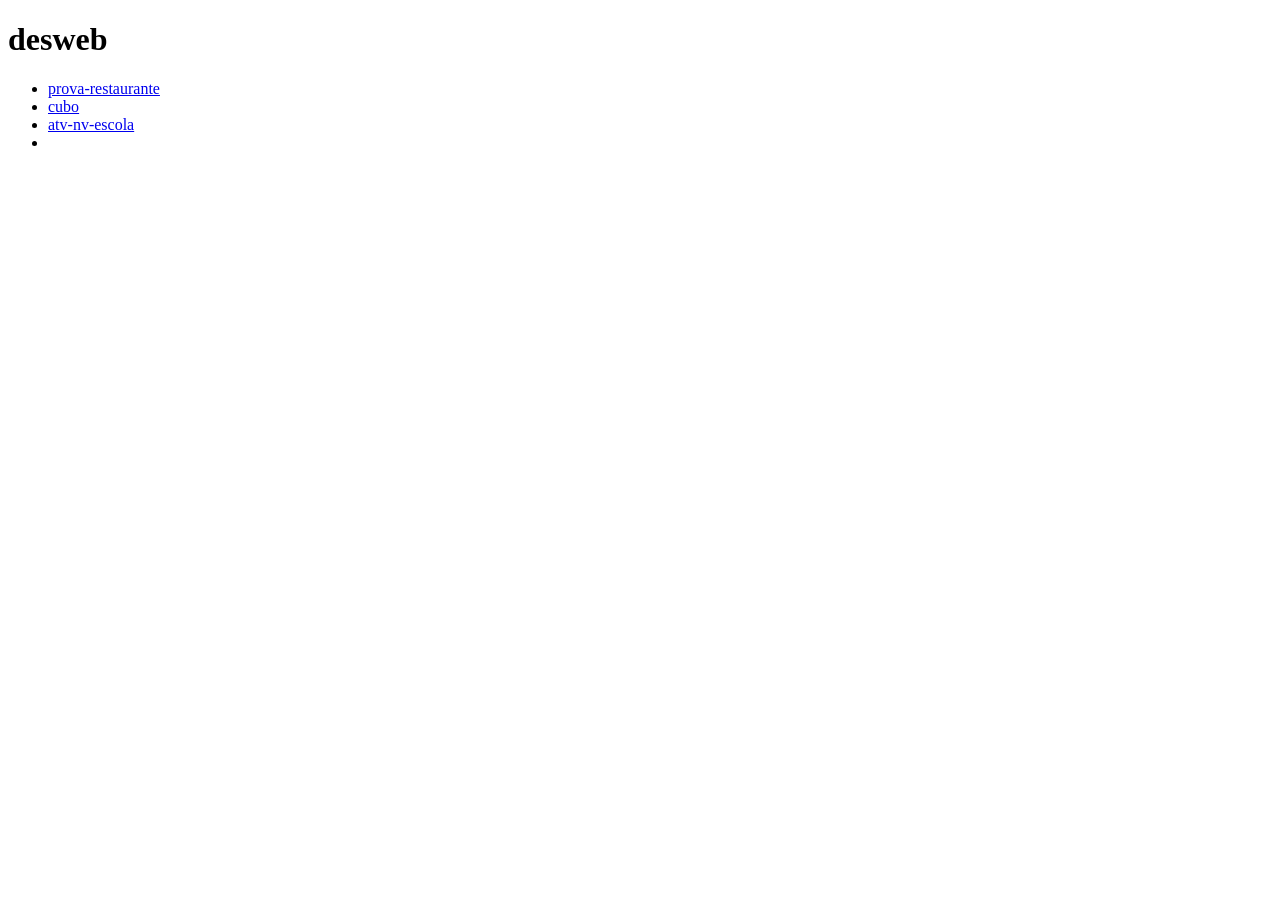
<file: index.html>
<!DOCTYPE html>
<html lang="en">
<head>
    <meta charset="UTF-8">
    <meta name="viewport" content="width=device-width, initial-scale=1.0">
    <title>Des-web</title>
</head>
<body>
    <main>
        <h1>desweb</h1>
        <ul>
            <li><a href="prova-restaurante/">prova-restaurante</a></li>
            <li><a href="cubo/">cubo</a></li>
            <li><a href="atv-nv-escola/">atv-nv-escola</a></li>
            <li><a href="atv-taxi/"></a></li>
        </ul>
    </main>
</body>
</html>
</file>
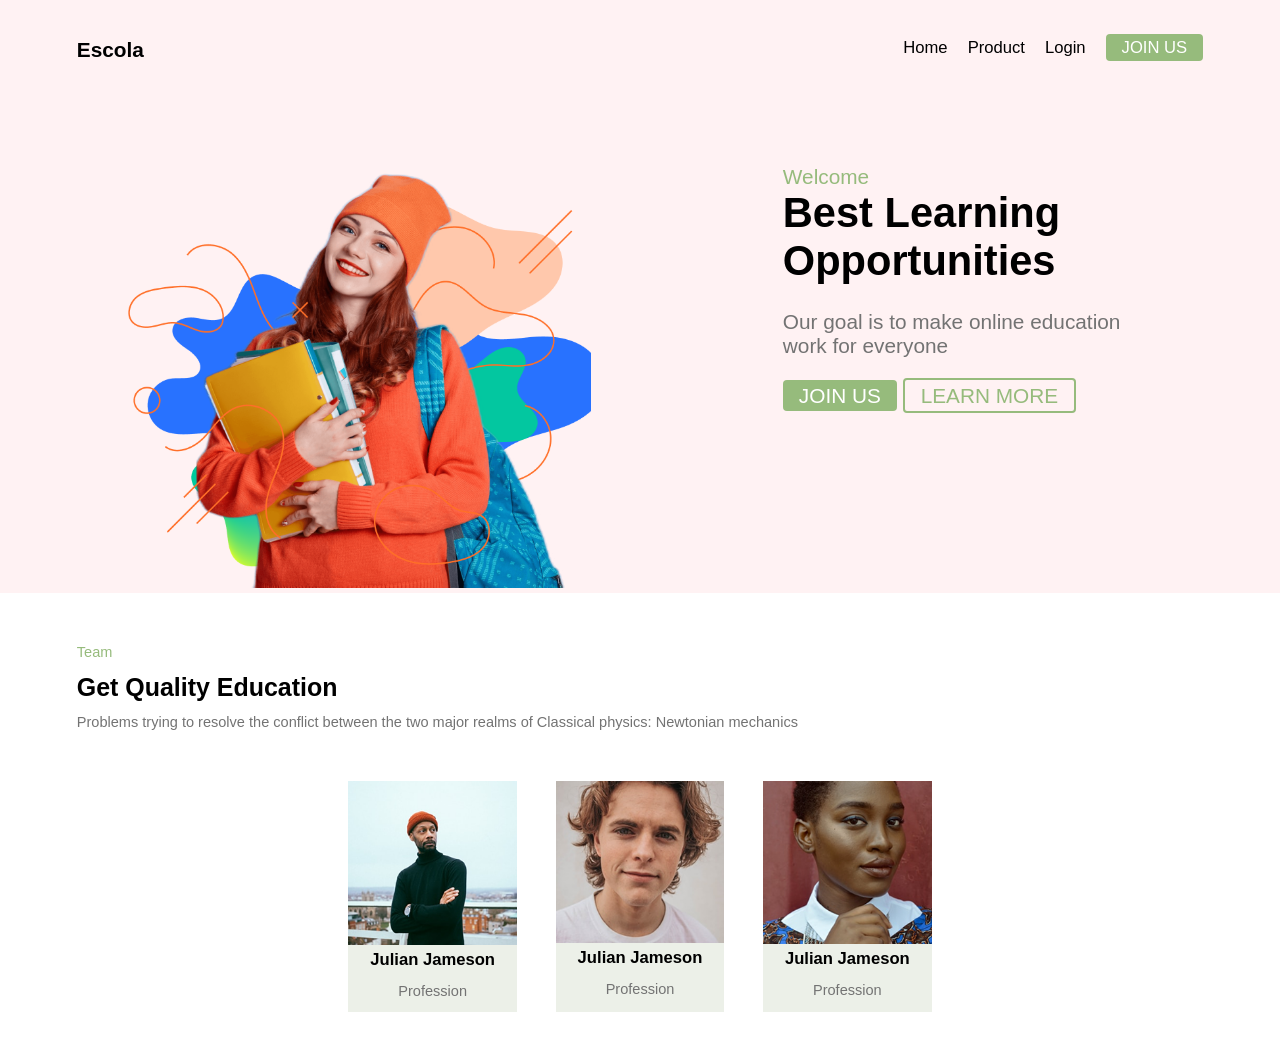
<file: atv-nv-escola/index.html>
<!DOCTYPE html>
<html lang="en">
<head>
    <meta charset="UTF-8">
    <meta name="viewport" content="width=device-width, initial-scale=1.0">
    <title>Atividade Nova Escola </title>

    <link rel="stylesheet" href="css/reset.css">
    <link rel="stylesheet" href="css/style.css">
</head>
<body>
    <header class="cor">
        <h1><a href="index.html">Escola</a></h1>
            <nav>
                <ul>
                    <li>
                        <a href="index.html">Home</a>
                    </li>
                    <li>
                        <a href="#">Product</a>
                    </li>
                    <li>
                        <a href="#">Login</a>
                    </li>
                    <li>
                        <a href="#" class="butão">JOIN US</a>
                    </li>
                </ul>
            </nav>
    </header>
    <main>
        <section class="banner">
            <div>
                <img src="images/imagem-banner.png" alt="">
            </div>
            <div>
                <h3>Welcome</h3>
                <h2>Best Learning Opportunities</h2>
                <p>Our goal is to make online education work for everyone</p>
                <p>

                    <a href="#" class="butão">JOIN US</a>
                    <a href="#" class="btn-border">LEARN MORE</a>
                </p>
            </div>
        </section>
        <section class="team">
            <h3>Team</h3>
            <h2>Get Quality Education</h2>
            <p>Problems trying to resolve the conflict between 
            the two major realms of Classical physics: Newtonian mechanics </p>
            <ul>
                <li>
                <img src="images/julian-1.png" alt="">
                <h4>Julian Jameson</h4>
                <p>Profession</p>
                </li>
                <li>
                    <img src="images/julian-2.png" alt="">
                    <h4>Julian Jameson</h4>
                    <p>Profession</p>
                </li>
                <li>
                    <img src="images/julian-3.png" alt="">
                    <h4>Julian Jameson</h4>
                    <p>Profession</p>
                </li>
            </ul>
        </section>
    </main>
</body>
</html>
</file>
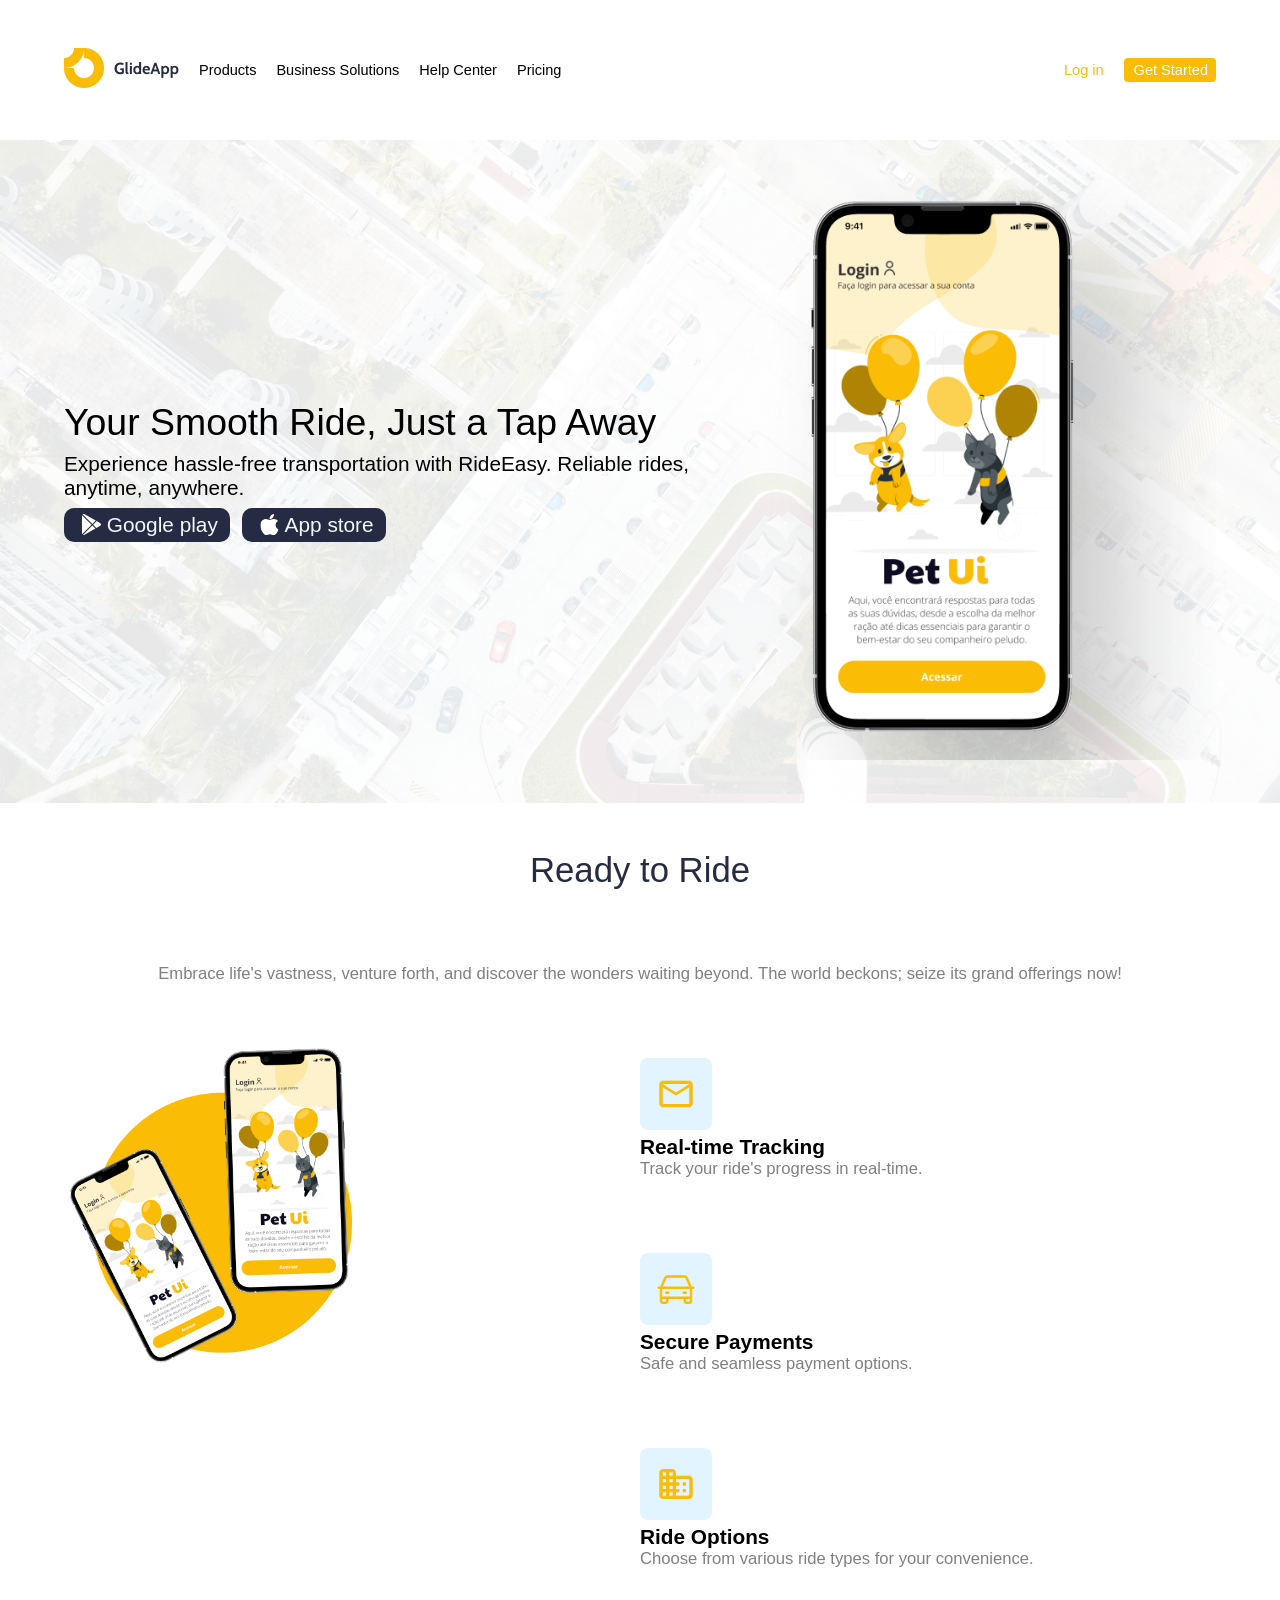
<file: atv-taxi/index.html>
<!doctype html>
<html lang="en">
  <head>
    <meta charset="UTF-8" />
    <meta name="viewport" content="width=device-width, initial-scale=1.0" />
    <title>atv-taxi</title>
    <link rel="stylesheet" href="reset.css" />
    <link rel="stylesheet" href="style.css" />
  </head>
  <body>
    <header>
      <nav>
        <ul>
          <li>
            <a href="index.html"
              ><img src="images/logo-glide-app.png" alt="logo-glide-app"
            /></a>
          </li>
          <li>
            <a href="#">Products</a>
          </li>
          <li>
            <a href="#">Business Solutions</a>
          </li>
          <li>
            <a href="#">Help Center</a>
          </li>
          <li>
            <a href="#">Pricing</a>
          </li>
        </ul>
        <ul>
          <li class="font-yellow">
            <a href="#">Log in</a>
          </li>
          <li class="botao-amarelo">
            <a href="#">Get Started</a>
          </li>
        </ul>
      </nav>
    </header>
    <main>
      <section class="banner">
        <div class="texto">
          <h2>Your Smooth Ride, Just a Tap Away</h2>
          <p>
            Experience hassle-free transportation with RideEasy. Reliable rides,
            anytime, anywhere.
          </p>
          <p class="botoes">
            <a href="">
              <img src="images/icon-button-google.svg" alt="1" />
              <span>Google play</span>
            </a>
            <a href="">
              <img src="images/icon-apple-ios.svg" alt="2" />
              <span>App store</span>
            </a>
          </p>
        </div>
        <div class="imagem">
          <img src="images/iphone-pet-ui.png" alt="" />
        </div>
      </section>
      <section class="read">
        <h2>Ready to Ride</h2>
        <p>
          Embrace life's vastness, venture forth, and discover the wonders
          waiting beyond. The world beckons; seize its grand offerings now!
        </p>
        <div>
          <div class="imagem">
            <div><img src="images/smartphones-pet-uis.png" alt="a" /></div>
          </div>
          <div class="lista">
            <ul>
              <li>
                <img src="images/icon-back-blue-letter.svg" alt="">
                <h3>Real-time Tracking</h3>
                <p>Track your ride's progress in real-time.</p>
              </li>
              <li>
                <img src="images/icon-back-blue-car.svg" alt="" />
                <h3>Secure Payments</h3>
                <p>Safe and seamless payment options.</p>
              </li>
              <li>
                <img src="images/icon-back-blue-building.svg" alt="" />
                <h3>Ride Options</h3>
                <p>Choose from various ride types for your convenience.</p>
              </li>
            </ul>
          </div>
        </div>
      </section>
    </main>
  </body>
</html>
</file>
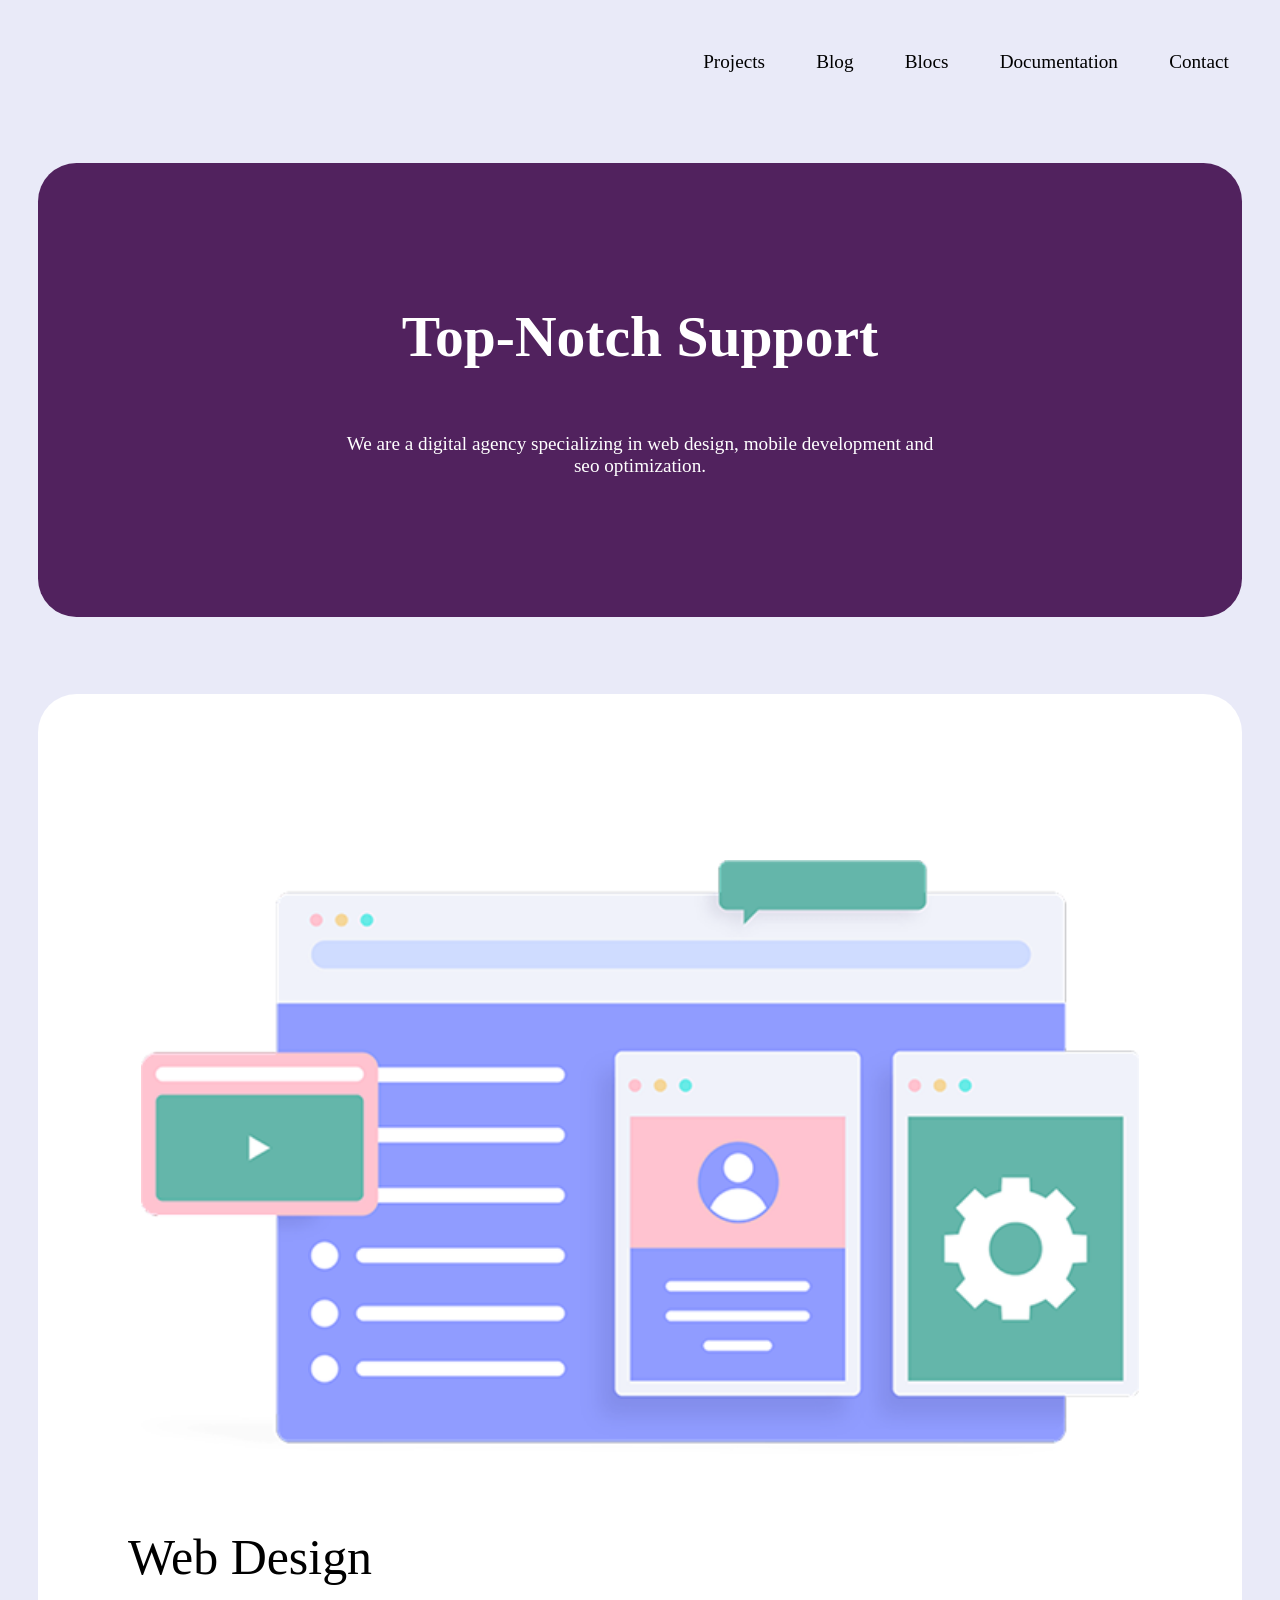
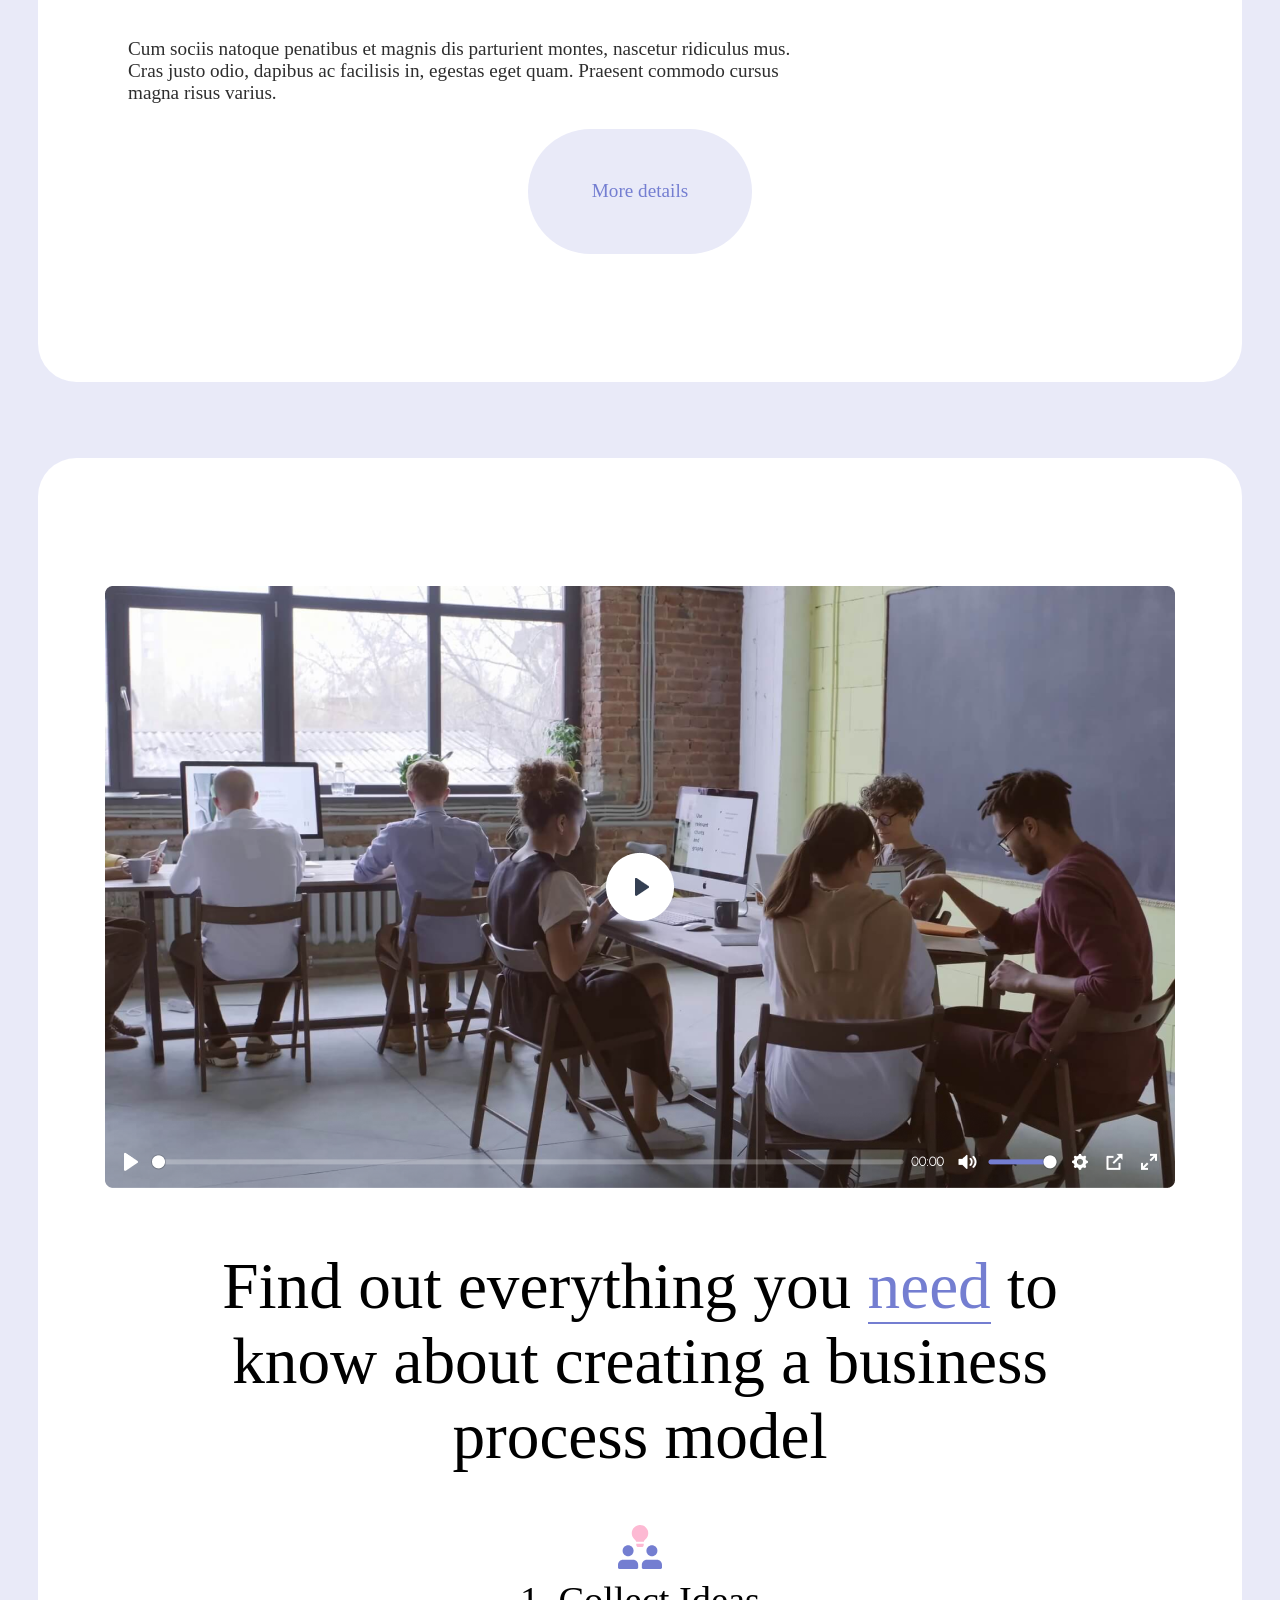
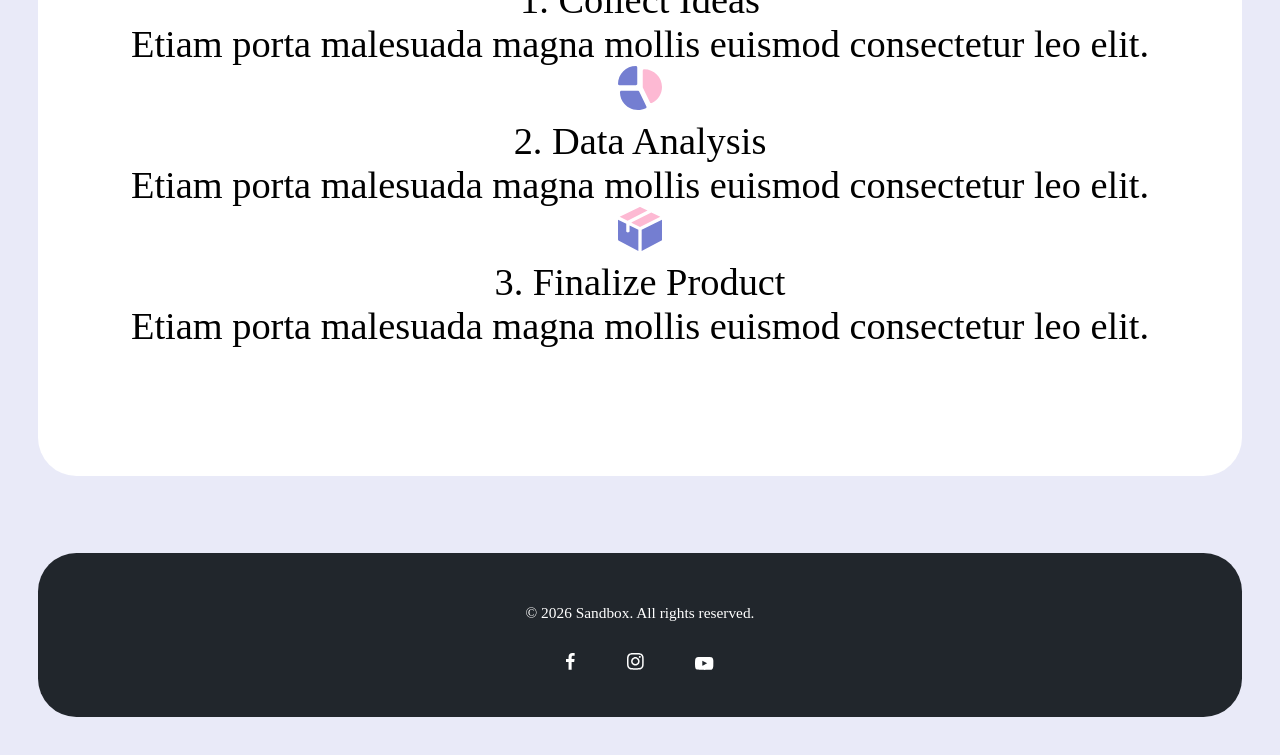
<file: cubo/index.html>
<!doctype html>
<html lang="en">
  <head>
    <meta charset="UTF-8" />
    <meta name="viewport" content="width=device-width, initial-scale=1.0" />
    <title>Document</title>
    <link rel="stylesheet" href="css/reset.css" />
    <link rel="stylesheet" href="css/style.css" />
  </head>
  <body>
    <header>
      <a href="#"><img src="images/web-design-cubo.png" alt=""></a>
      <nav>
        <ul>
          <li><a href="#">Projects</a></li>
          <li><a href="#">Blog</a></li>
          <li><a href="#">Blocs</a></li>
          <li><a href="#">Documentation</a></li>
          <li>
            <span><a href="#">Contact</a></span>
          </li>
        </ul>
      </nav>
    </header>
    <section class="banner">
      <h1>Top-Notch Support</h1>
      <p>
        We are a digital agency specializing in web design, mobile development
        and seo optimization.
      </p>
    </section>
    <section class="celular">
      <div>
        <img src="images/web-design-cubo.png" alt="" />
      </div>
      <div>
        <h2>Web Design</h2>
        <p>
          Cum sociis natoque penatibus et magnis dis parturient montes, nascetur
          ridiculus mus. Cras justo odio, dapibus ac facilisis in, egestas eget
          quam. Praesent commodo cursus magna risus varius.
        </p>
        <button>More details</button>
      </div>
    </section>
    <section class="video">
      <img src="images/video-cubo.png" alt="" />
      <h3>
        Find out everything you <span>need</span> to know about creating a business process
        model
      </h3>
      <div>
        <img src="images/icone-collect-ideas.svg" alt="" />
        <h4>1. Collect Ideas</h4>
        <p>Etiam porta malesuada magna mollis euismod consectetur leo elit.</p>
      </div>
      <div>
        <img src="images/icone-data-analysis.svg" alt="" />
        <h4>2. Data Analysis</h4>
        <p>Etiam porta malesuada magna mollis euismod consectetur leo elit.</p>
      </div>
      <div>
        <img src="images/icone-finalize-product.svg" alt="" />
        <h4>3. Finalize Product</h4>
        <p>Etiam porta malesuada magna mollis euismod consectetur leo elit.</p>
      </div>
    </section>
    <footer>
      <p>© 2026 Sandbox. All rights reserved.</p>
      <nav>
        <ul>
          <li>
            <a href="#"><img src="images/facebook.svg" alt="facebook" /></a>
          </li>
          <li>
            <a href="#"><img src="images/instagram.svg" alt="instagram" /></a>
          </li>
          <li>
            <a href="#"><img src="images/youtube.svg" alt="youtube" /></a>
          </li>
        </ul>
      </nav>
    </footer>
  </body>
</html>
</file>
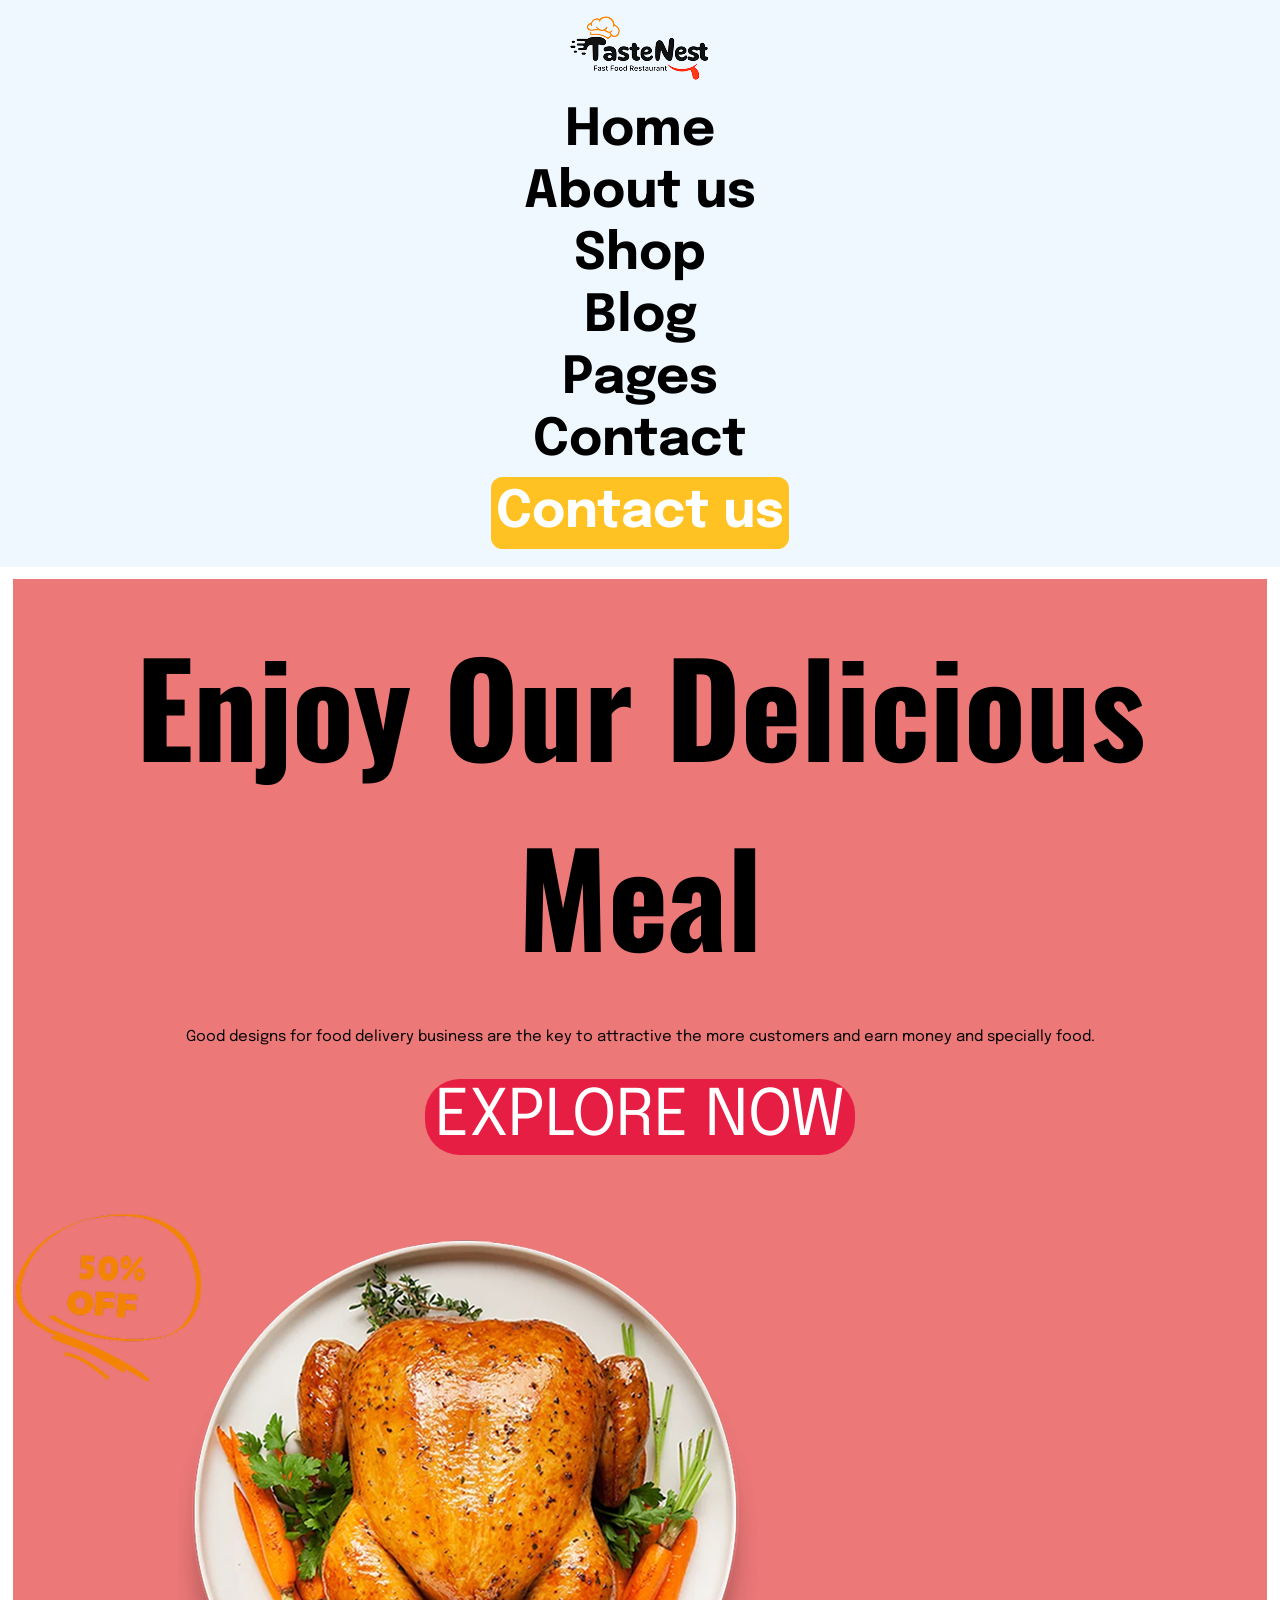
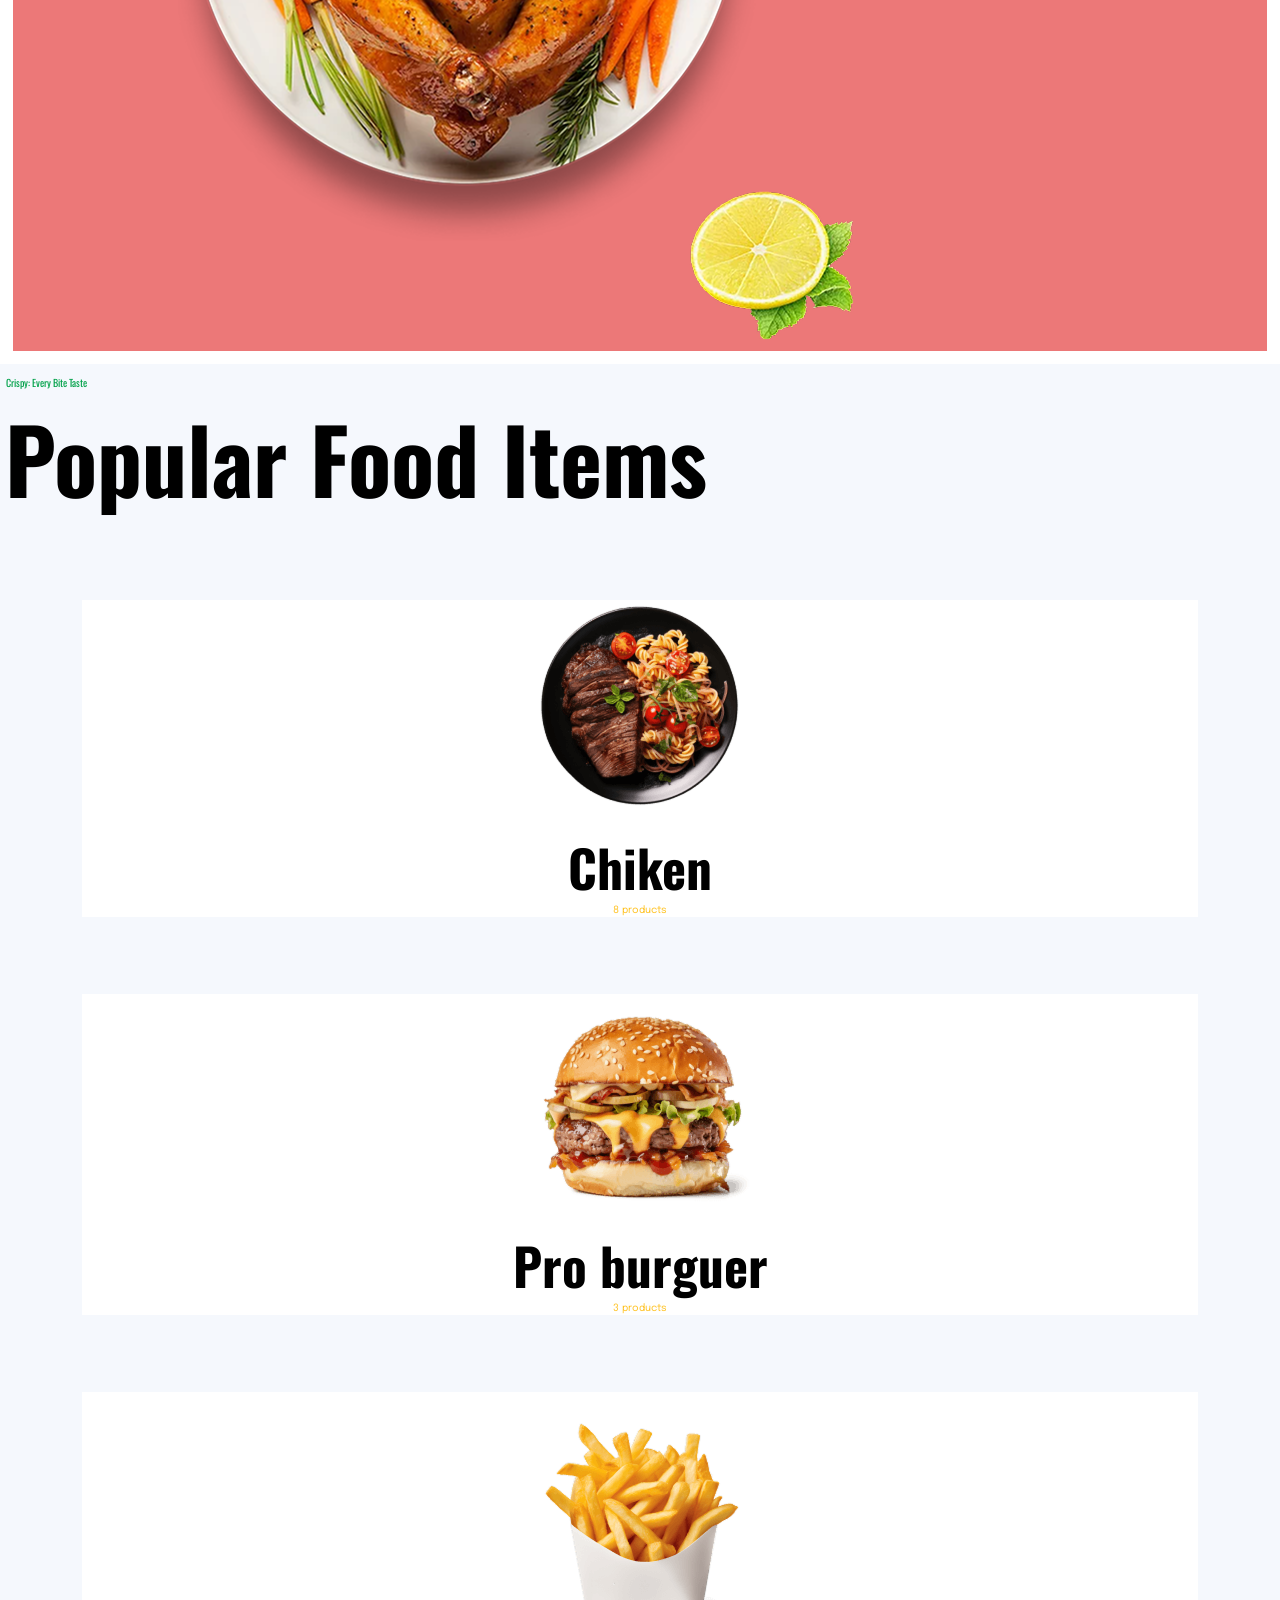
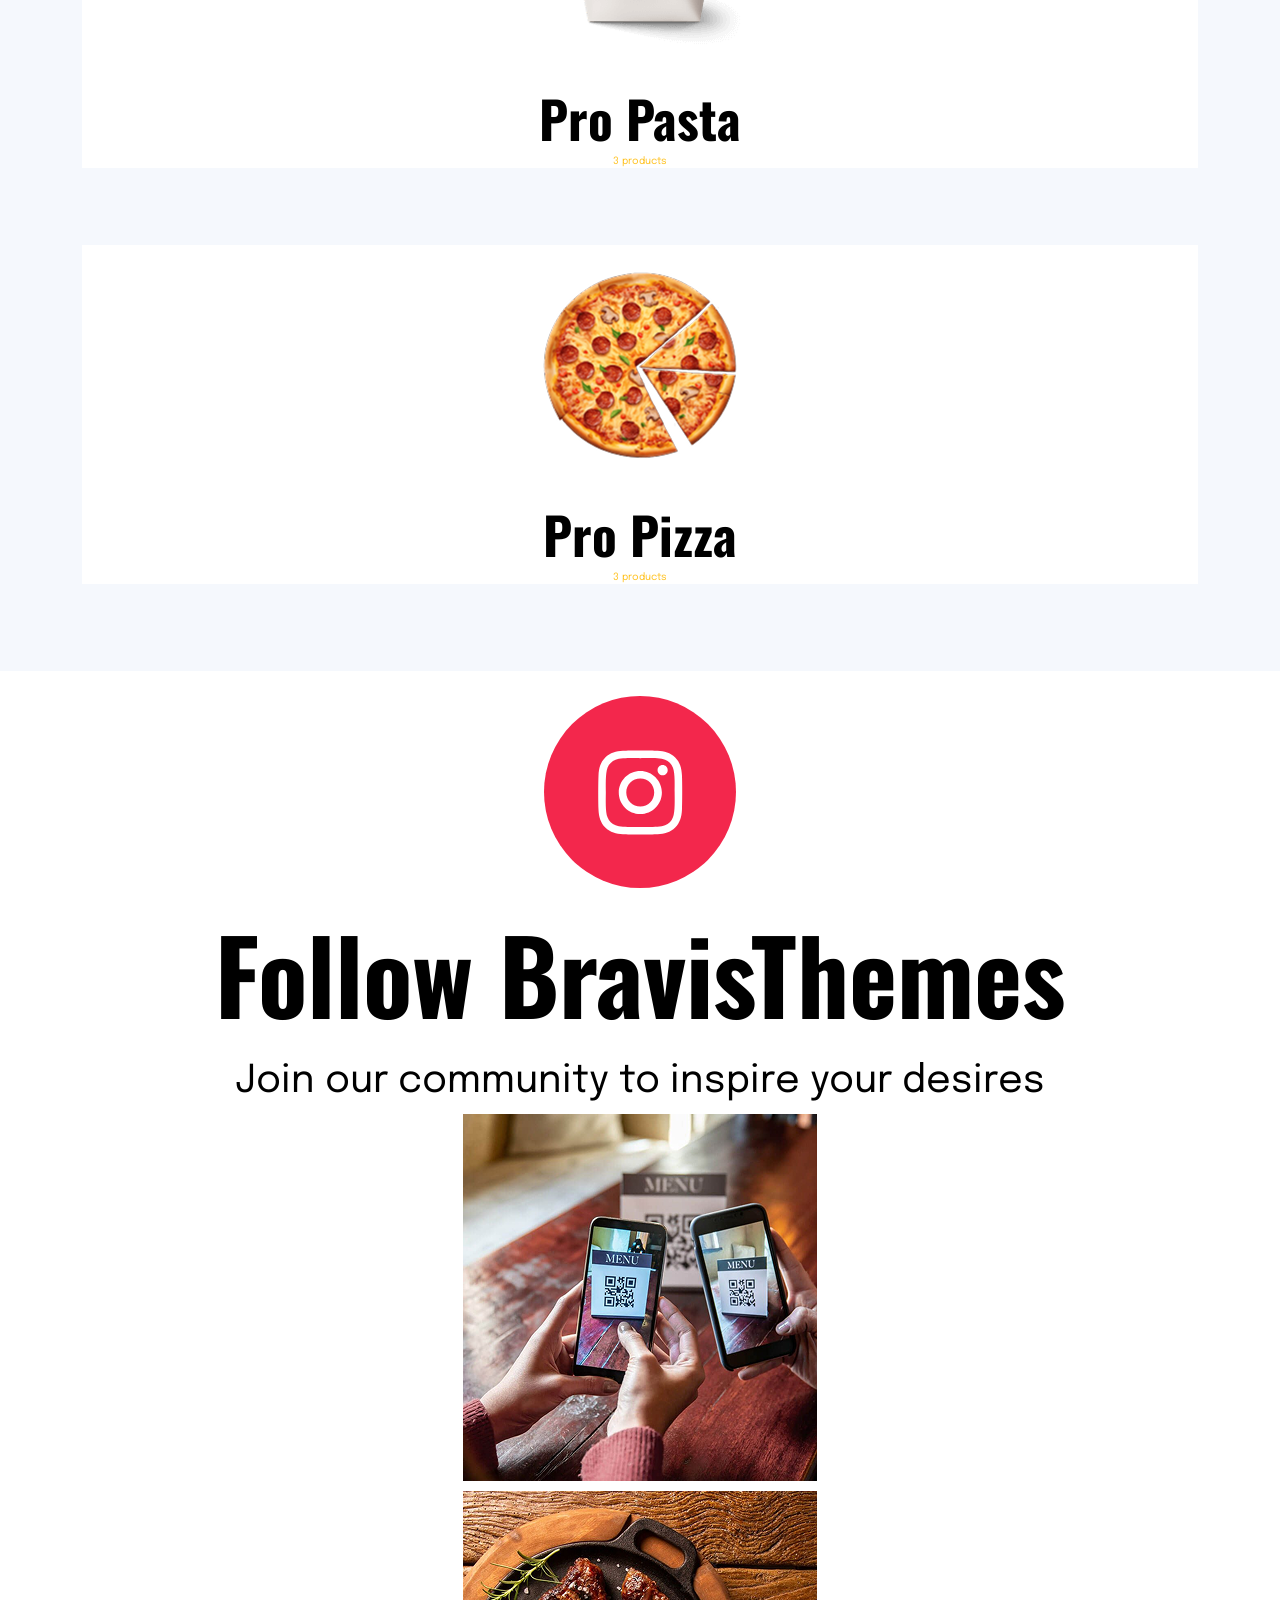
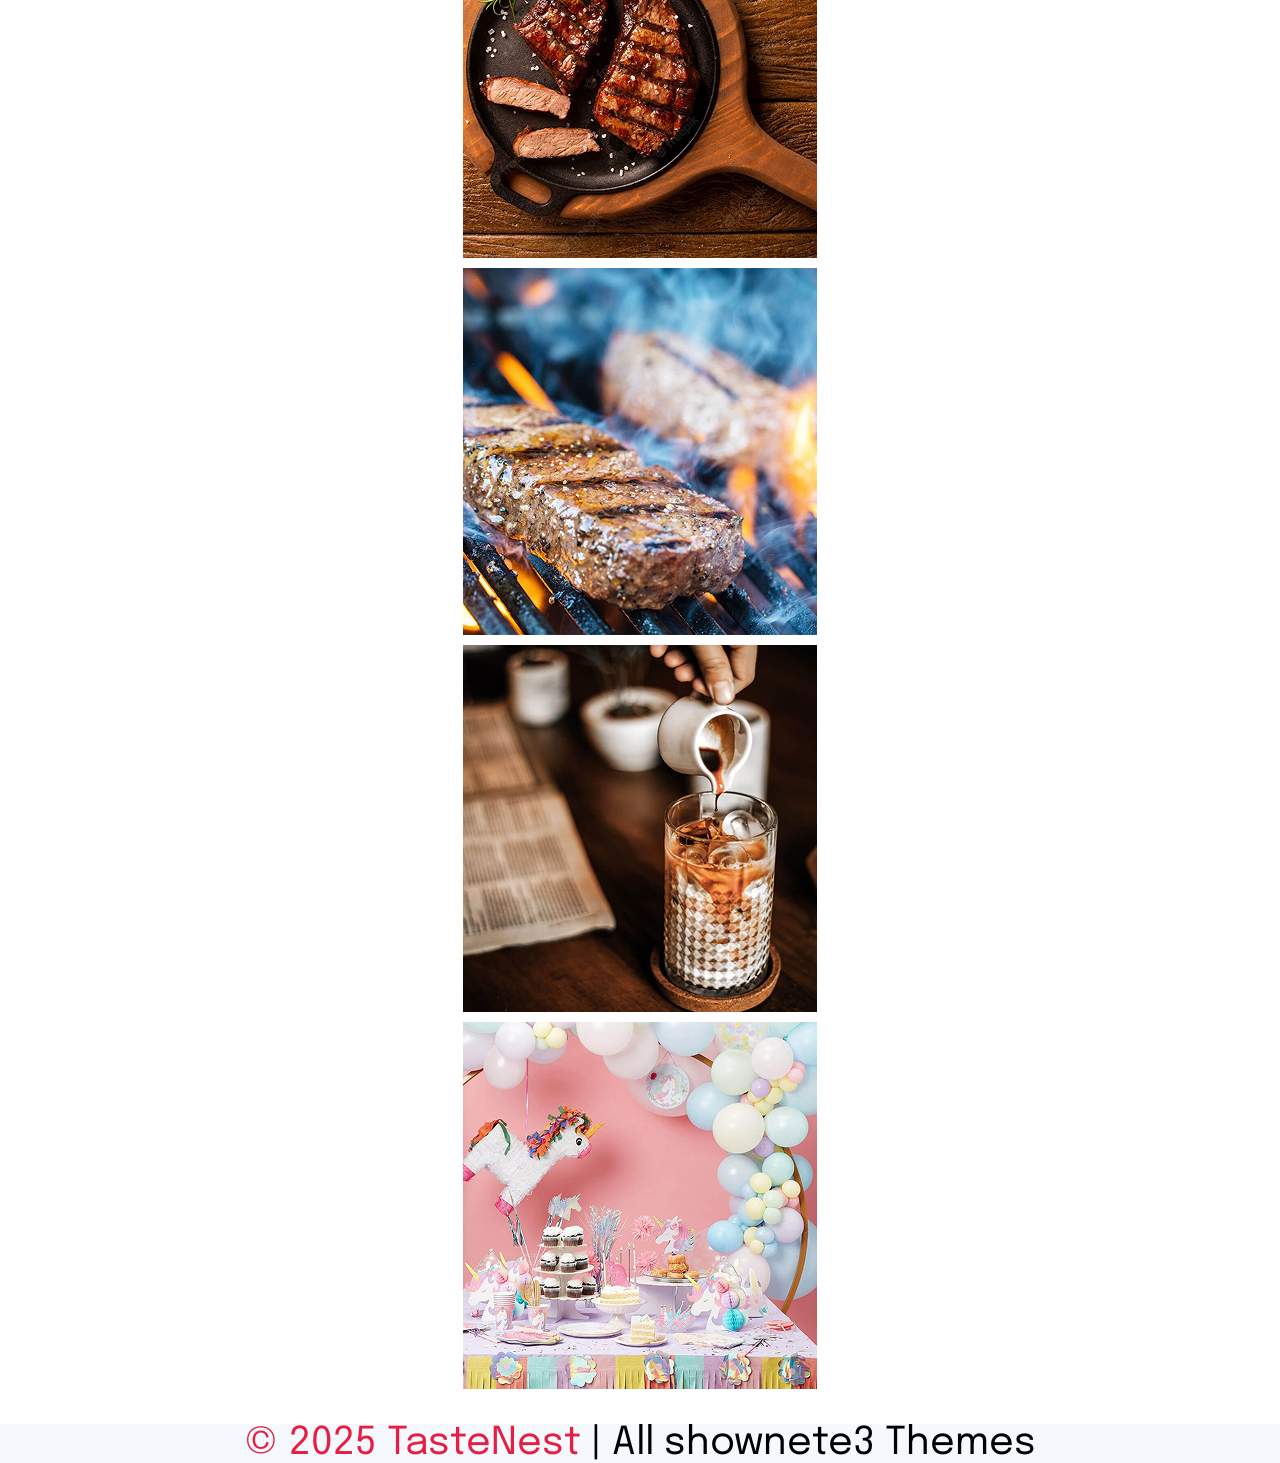
<file: prova-restaurante/index.html>
<!doctype html>
<html lang="en">
  <head>
    <meta charset="UTF-8" />
    <meta name="viewport" content="width=device-width, initial-scale=1.0" />
    <title>Document</title>
    <link rel="stylesheet" href="css/reset.css" />
    <link rel="stylesheet" href="css/style.css" />
  </head>
  <body>
    <header>
      <h1>
        <a href="index.html"
          ><img src="images/logo-tastenest.png" alt="logo-tastenest"
        /></a>
      </h1>
      <nav>
        <ul>
          <li><a href="#">Home</a></li>
          <li><a href="#">About us</a></li>
          <li><a href="#">Shop</a></li>
          <li><a href="#">Blog</a></li>
          <li><a href="#">Pages</a></li>
          <li><a href="#">Contact</a></li>
          <li>
            <span><a href="#">Contact us</a></span>
          </li>
        </ul>
      </nav>
    </header>
    <main>
      <section class="banner">
        <div>
          <h2>Enjoy Our Delicious Meal</h2>
          <p>
            Good designs for food delivery business are the key to attractive
            the more customers and earn money and specially food.
          </p>
            <p><a href="#">EXPLORE NOW</a></p>
        </div>
        <img src="images/galeto-banner.png" alt="" />
      </section>
      <section class="popular">
        <h3>Crispy: Every Bite Taste</h3>
        <h2>Popular Food Items</h2>
        <ul>
          <li>
            <img src="images/pasta.png.png" alt="" />
            <h4>Chiken</h4>
            <p>8 products</p>
          </li>
          <li>
            <img src="images/burger.png.png" alt="" />
            <h4>Pro burguer</h4>
            <p>3 products</p>
          </li>
          <li>
            <img src="images/french-fry.png.png" alt="" />
            <h4>Pro Pasta</h4>
            <p>3 products</p>
          </li>
          <li>
            <img src="images/pizza-2.png.png" alt="" />
            <h4>Pro Pizza</h4>
            <p>3 products</p>
          </li>
        </ul>
      </section>
      <section class="final">
          <a href="index.html"
            ><img src="images/icone-instagram.svg" alt="icone-instagram"
          /></a>
        <h2>Follow BravisThemes</h2>
        <p>Join our community to inspire your desires</p>
        <ul>
          <li><img src="images/follow-qrcode.png" alt="" /></li>
          <li><img src="images/follow-churrasco-panela.png" alt="" /></li>
          <li><img src="images/follow-churrasco-grelha.png" alt="" /></li>
          <li><img src="images/follow-cafe.png" alt="" /></li>
          <li><img src="images/follow-aniversario.png" alt="" /></li>
        </ul>
      </section>
    </main>
    <footer>
      <p>© 2025 TasteNest <span>| All shownete3 Themes</span></p>
    </footer>
  </body>
</html>
</file>
<file: atv-nv-escola/css/style.css>
html {
  font-size: clamp(1rem, calc(0.5rem + 1vw), 1.625rem);
  font-family: 'Trebuchet MS', 'Lucida Sans Unicode', 'Lucida Grande', 'Lucida Sans', Arial, sans-serif;
}
a.butão{
  background-color: #96BB7C;
  color: white;
  padding: 4px 16px 4px 16px;
  border-radius: 4px;
}
a.butão:hover{
background-color: #577444;
}
a.btn-border{
  border: 2px solid #96BB7C;
  color: #96BB7C;
  padding: 4px 16px 4px 16px;
  border-radius: 4px;
}
a.btn-border:hover{
  background-color: #577444;
  color: white;
}

header {
background-color: #FFF2F3;
display: flex;
justify-content: space-between;
padding: 3vw 6vw 3vw 6vw;
}
header nav ul{
display: flex;
gap: 20px;
font-size: 0.8rem;
}
header h1{
  font-weight: bold;
}

section.banner{
  background: #FFF2F3;
  padding: 3vw 10vw 0vw 10vw;
  display: flex;
  gap: 15vw;
}
section.banner h3{
  color: #96BB7C;
  padding: 2vw 0vw 0vw 0vw;
}
section.banner h2{
font-size: 2rem;
color: black;
font-weight: bold;
padding: 0vw 0vw 2vw 0vw;
}
section.banner p{
  padding: 0vw 0vw 2vw 0vw;
  color: #737373;
}
section.team{
  padding: 3vw 6vw 3vw 6vw;
}
section.team ul{
  display: flex;
  justify-content: center;
  gap: 3vw;
  padding: 3vw 0vw 0vw 0vw;
}
section.team ul li{
  width: 15%;
  background-color: #ECF0E8;
  text-align: center;
  font-size: 0.8rem;
}
section.team ul li img{
  width: 100%;
}
section.team h3{
  color: #96BB7C;
  font-size: 0.7rem;
  padding: 1vw 0vw 1vw 0vw;
}
section.team h2{
  color: black;
  font-size: 1.2rem;
  font-weight: bold;
}
section.team p{
  font-size: 0.7rem;
  color: #737373;
  padding: 1vw 0vw 1vw 0vw;
}
section.team h4{
  font-weight: bold;
}
</file>
<file: atv-taxi/style.css>
html {
  font-size: clamp(1rem, calc(0.5rem + 1vw), 4rem);
  font-family:
    "Trebuchet MS", "Lucida Sans Unicode", "Lucida Grande", "Lucida Sans",
    Arial, sans-serif;
}
header {
  text-align: center;
  padding: 3vw 5vw 3vw 5vw;
}
header nav ul li {
  margin: 10px 0 10px 0;
}
header nav ul li.font-yellow {
  color: #fbbc05;
}
header nav ul li.botao-amarelo a {
  color: white;
  background-color: #fbbc05;
  padding: 4px 8px 4px 10px;
  border-radius: 4px;
}
section.banner {
  background: url(images/background-banner.png) no-repeat;
  background-size: auto 100%;
  padding: 3vw 5vw 3vw 5vw;
}
section.banner div.imagem {
  display: none;
}
section.banner h2 {
  font-size: 1.8rem;
}
section.banner p a {
  background-color: #252b42;
  display: inline-block;
  padding: 5px 12px 5px 12px;
  border-radius: 10px;
  color: aliceblue;
  display: flex;
  align-items: center;
}

section.banner p {
  display: flex;
  gap: 12px;
  margin: 8px 0 0 0;
}

section.banner p img {
  height: 1rem;
  width: 1rem;
  display: inline-block;
  margin: 0 5px 0 5px;
}
section.read div.img {
  display: none;
}

section.read {
  text-align: center;
  padding: 3vw 5vw 3vw 5vw;
}
section.read h2 {
  font-size: 1.67rem;
  color: #252b42;
  padding: 10px 5px 10px 5px;
}
section.read p {
  color: gray;
  font-size: 0.8rem;
}
section.read ul li {
  margin: 10px 0 0 0;
}
section.read ul li h3 {
  font-weight: bold;
}

/* Extra small devices (phones, 600px and down) */
@media only screen and (min-width: 600px) {
  header nav {
    display: flex;
    justify-content: space-between;
    font-size: 0.7rem;
    align-items: center;
  }
  header nav ul {
    display: flex;
    align-items: center;
    gap: 20px;
  }
  header nav ul li a:hover {
    color: #a78a33;
  }
  header nav ul li.font-yellow a:hover {
    color: black;
  }
  header nav ul li.botao-amarelo a:hover {
    background-color: none;
    border: #fbbc05;
  }
  section.banner div.imagem {
    display: block;
  }
  section.banner {
    display: flex;
    align-items: center;
  }
  section.banner div.imagem {
    display: block;
  }
  section.read > div {
    display: flex;
  }
  section.read div.lista ul {
    display: flex;
    gap: 5vw;
    flex-wrap: wrap;
    text-align: left;
  }
  section.read div div {
    width: 50%;
  }
  section.read > p {
    padding: 5vw 5vw 5vw 5vw;
  }
}
</file>
<file: cubo/css/style.css>
/* === IMPORTAÇÃO DE FONTES */

@import url("https://fonts.googleapis.com/css2?family=Epilogue:ital,wght@0,100..900;1,100..900&family=Fredoka:wght@300..700&family=Nunito:ital,wght@0,200..1000;1,200..1000&family=Oswald:wght@200..700&family=Urbanist:ital,wght@0,100..900;1,100..900&display=swap");
/*
Fontes Disponíveis:
// Sugiro usar esta 
font-family: "Urbanist", sans-serif; 
font-family: "Fredoka", sans-serif;
font-family: "Epilogue", sans-serif;
font-family: "Nunito", sans-serif;
font-family: "Oswald", sans-serif;
*/
/* ==========================*/

/* ==== FORMATAÇÃO GERAL === */
html {
  font-size: clamp(1rem, 2vw + 0.8rem, 3rem);
}

body {
  background-color: #e9eaf8;
}

header {
  padding: 5vw;
  text-align: center;
  background-color: #e9eaf8;
}

header img {
  padding: 3vw;
}

header ul {
  padding: 3vw;
}

header ul li {
  padding: 2vw;
  font-size: 0.7rem;
}

header ul li:hover {
  color: #747ed1;
}

header p {
  padding: 3vw;
}

header p a {
  background-color: #747ed1;
  padding: 3vw 4vw;
  border-radius: 6vw;
  color: white;
  font-size: 0.9rem;
  font-weight: 500;
}

header p a:hover {
  color: #747ed1;
  background-color: #e9eaf8;
  border: 2px solid #747ed1;
  font-weight: 550;
}

section.banner {
  background-color: #51225e;
  padding: 10vw 5vw;
  border-radius: 3vw;
  display: inline-block;
  text-align: center;
  margin: 3vw;
}

section.banner h1 {
  color: white;
  display: inline-block;
  font-size: 2rem;
  font-weight: bold;
  padding: 7vw 3vw 2vw 3vw;
}

section.banner p {
  color: white;
  display: inline-block;
  font-size: 0.9rem;
  padding: 3vw 3vw 7vw 3vw;
}

section.celular {
  background-color: white;
  padding: 10vw 5vw;
  border-radius: 3vw;
  display: inline-block;
  text-align: center;
  margin: 3vw;
}

section.celular div img {
  padding: 3vw;
  width: 15%;
}

section.celular div h2 {
  padding: 3vw;
  font-size: 1.5rem;
  font-weight: 520;
}

section.celular div p {
  padding: 3vw;
  display: inline-block;
  font-size: 0.5rem;
  color: rgb(46, 46, 46);
  text-align: left;
}

section.celular div button {
  color: #747ed1;
  background-color: #e9eaf8;
  padding: 4vw 5vw;
  border-radius: 6vw;
  font-size: 0.5rem;
  text-align: left;

}

section.celular div button:hover {
  background-color: white;
  border: 2px solid #e9eaf8;

}

section.video {
  background-color: white;
  padding: 10vw 5vw;
  border-radius: 3vw;
  display: inline-block;
  text-align: center;
  margin: 3vw;
}

section.video ul li img{
  width: 10%;
  height: 10%;
  padding: 3vw;
}

section.video h3 {
  padding: 4vw;
  font-size: 1.7rem;
  font-weight: 520;
  display: inline-block;
}

section.video h3 span {
  color: #747ed1;
  border-bottom: 2px solid #747ed1;
}

section.video ul {
  padding: 4vw;
  display: flex;
  flex-direction: column;
  justify-content: space-between;
}

section.video ul li {
  padding: 4vw;
  justify-content: space-between;
  display: flex;
  align-items: center;
}

section.video ul li h4 {
  padding: 3vw;
  font-size: 0.9rem;
  font-weight: 550;
}

section.video ul li p {
  padding: 0 3vw 3vw 3vw;
  font-size: 0.8rem;
  display: inline-block;
  color: rgb(39, 39, 39);
}

footer {
  background-color: #21262c;
  padding: 10vw 5vw;
  border-radius: 3vw;
  text-align: center;
  margin: 3vw;
}

footer p {
  color: white;
  padding: 3vw;
  font-size: 0.6rem;
}

footer ul {
  display: inline-flex;
  justify-content: space-between;
}

footer ul li {
  padding: 0 3vw;
}

/* MEDIA QUERY - DESKTOP */
@media screen and (min-width: 600px) {
  header {
    display: flex;
    justify-content: space-between;
    padding: 1vw;
  }

  header img {
    width: 15%;
    height: 15%;
    max-width: 15%;
    max-height: 15%;
  }

  header ul {
    padding: 1vw;
    display: inline-flex;
    justify-content: space-between;
    align-items: flex-end;
  }

  header ul li {
    padding: 2vw;
    font-size: 0.5rem;
  }

  header p {
    padding: 1vw;
  }

  header p a {
    padding: 1vw 2vw;
    font-size: 0.6rem;
  }

  section.banner {
    padding: 8vw 20vw;
  }

  section.banner h1 {
    font-size: 1.5rem;
    padding: 3vw 3vw 2vw 3vw;
  }

  section.banner p {
    font-size: 0.5rem;
    padding: 3vw;
    display: inline-block;
  }

  section.celular {
    justify-content: space-between;
  }

  section.celular div.pai {
    display: flex;
    justify-content: space-between;
  }

  section.celular div {
    align-items: center;
  }

  section.celular div img {
    width: 300%;
    display: inline-block;
    justify-content: space-between;
  }

  section.celular div h2 {
    padding: 2vw 2vw;
    font-size: 1.3rem;
    text-align: left;
    width: 70%;
  }

  section.celular div p {
    padding: 2vw;
    display: block;
    font-size: 0.5rem;
    text-align: left;
    width: 70%;
  }

  section.celular div p a {
    padding: 1vw 2vw;
    display: inline-block;
    font-size: 0.5rem;
  }

  section.video {
    text-align: center;
    padding: 10vw 5vw;
    display: inline-block;
    margin: 3vw;
  }

  section.video video {
    width: 100%;
    height: 100%;
    padding: 3vw;
  }

  section.video h2 {
    padding: 4vw;
    font-size: 1.3rem;
    text-align: center;
  }

  section.video ul {
    padding: 2vw;
    display: flex;
    flex-direction: row;
    align-items: center;
  }

  section.video ul li {
    padding: 2vw;
  }

  section.video ul li img {
    padding: 3vw 3vw 0 3vw;
    width: 70%;
  }

  section.video ul li h3 {
    padding: 1vw;
    font-size: 0.7rem;
  }

  section.video ul li p {
    padding: 0 1vw 1vw 1vw;
    font-size: 0.5rem;
  }

  footer {
    padding: 3vw;
    align-items: center;
  }

  footer p {
    padding: 1vw;
    font-size: 0.4rem;
  }

  footer ul li {
    padding: 0 2vw;
  }
}
</file>
<file: prova-restaurante/css/style.css>
/* === IMPORTAÇÃO DE FONTES */
@import url('https://fonts.googleapis.com/css2?family=Epilogue:ital,wght@0,100..900;1,100..900&family=Fredoka:wght@300..700&family=Nunito:ital,wght@0,200..1000;1,200..1000&family=Oswald:wght@200..700&display=swap');
/*
Follow - font-family: "Fredoka", sans-serif;
Medu - Oswald
*/
/* ==========================*/

/* ==== FORMATAÇÃO GERAL === */
html{
    font-size: clamp(1rem, 2vw + 0.8rem, 3rem);
    font-family: "Epilogue", sans-serif;
}
h1{
    font-family: "Nunito", sans-serif;
}
h2,h3,h4,h5,h6{
    font-family: "Oswald", sans-serif;
}

header{
    background-color: aliceblue;
    text-align: center;
    padding: 1vw 1vw 1vw 1vw;
}
header ul li{
    font-size: 4vw;
    font-weight: bolder;
    padding: 5px 5px 5px 5px
}

header ul li span{
    font-size: 4vw;
    background-color: #FFC222;
    color: white;
    border-radius: 0.3rem;
    padding: 10px 5px 10px 5px;
    display: inline-block;
}

section.banner{
    background-color: #ec7878;
    padding: 2px 2px 2px 2px;
    margin: 1vw;
}
section.banner div{
    padding: 2vw 2vw 2vw 2vw;
}

section.banner h2{
    text-align: center;
    font-size: 10vw;
    font-weight: bold;
    padding: 2px 2px 2px 2px;
}
section.banner p{
    font-size: 15px;
    margin: 3vw;
    text-align: center;
}

section.banner p a{
    background-color: #e71e43;
    margin: 3vw 3vw 3vw 3vw;
    color: white;
    font-size: 5vw;
    border-radius: 0.9rem;
    padding: 5px 10px 5px 10px;
    text-align: center;
}

section.popular{
    background-color: #F5F8FD ;
    padding: 10px 5px 10px 5px;
    text-align: left;
}

section.popular h3{
    font-size: 10px;
    color: #00A149;
    padding: 1px 1px 1px 1px;
}

section.popular h2{
    font-size: 7vw;
    font-weight: bold;
}
section.popular ul li{
     background-color: white;
     padding: 2px 2px 2px 2px;
     margin: 6vw 6vw 6vw 6vw;
     text-align: center;
}

section.popular h4{
    font-size: 4vw;
    font-weight: 900;
}
section.popular ul li p{
    color: #FFC222;
    font-size: 10px;
}

section.final{
    background-color: white;
    padding: 2vw 2vw 2vw 2vw;
    text-align: center;
}

section.final a img{
    width: 15vw;
}

section.final h2{
    font-size: 8vw;
    font-weight: bold;
    text-align: center;
}

section.final p{
    font-size: 3vw;
    text-align: center;
    padding: 1vw 2vw 1vw 2vw;
}

footer{
    text-align: center;
    background-color: #F5F8FD;
}
footer p{
    font-size: 3vw;
   color: #e71e43;
}
footer p span{
    font-size: 3vw;
    color: black;
}

/* MEDIA QUERY - DESKTOP */
@media  screen and (min-width: 600px) {


}
</file>
